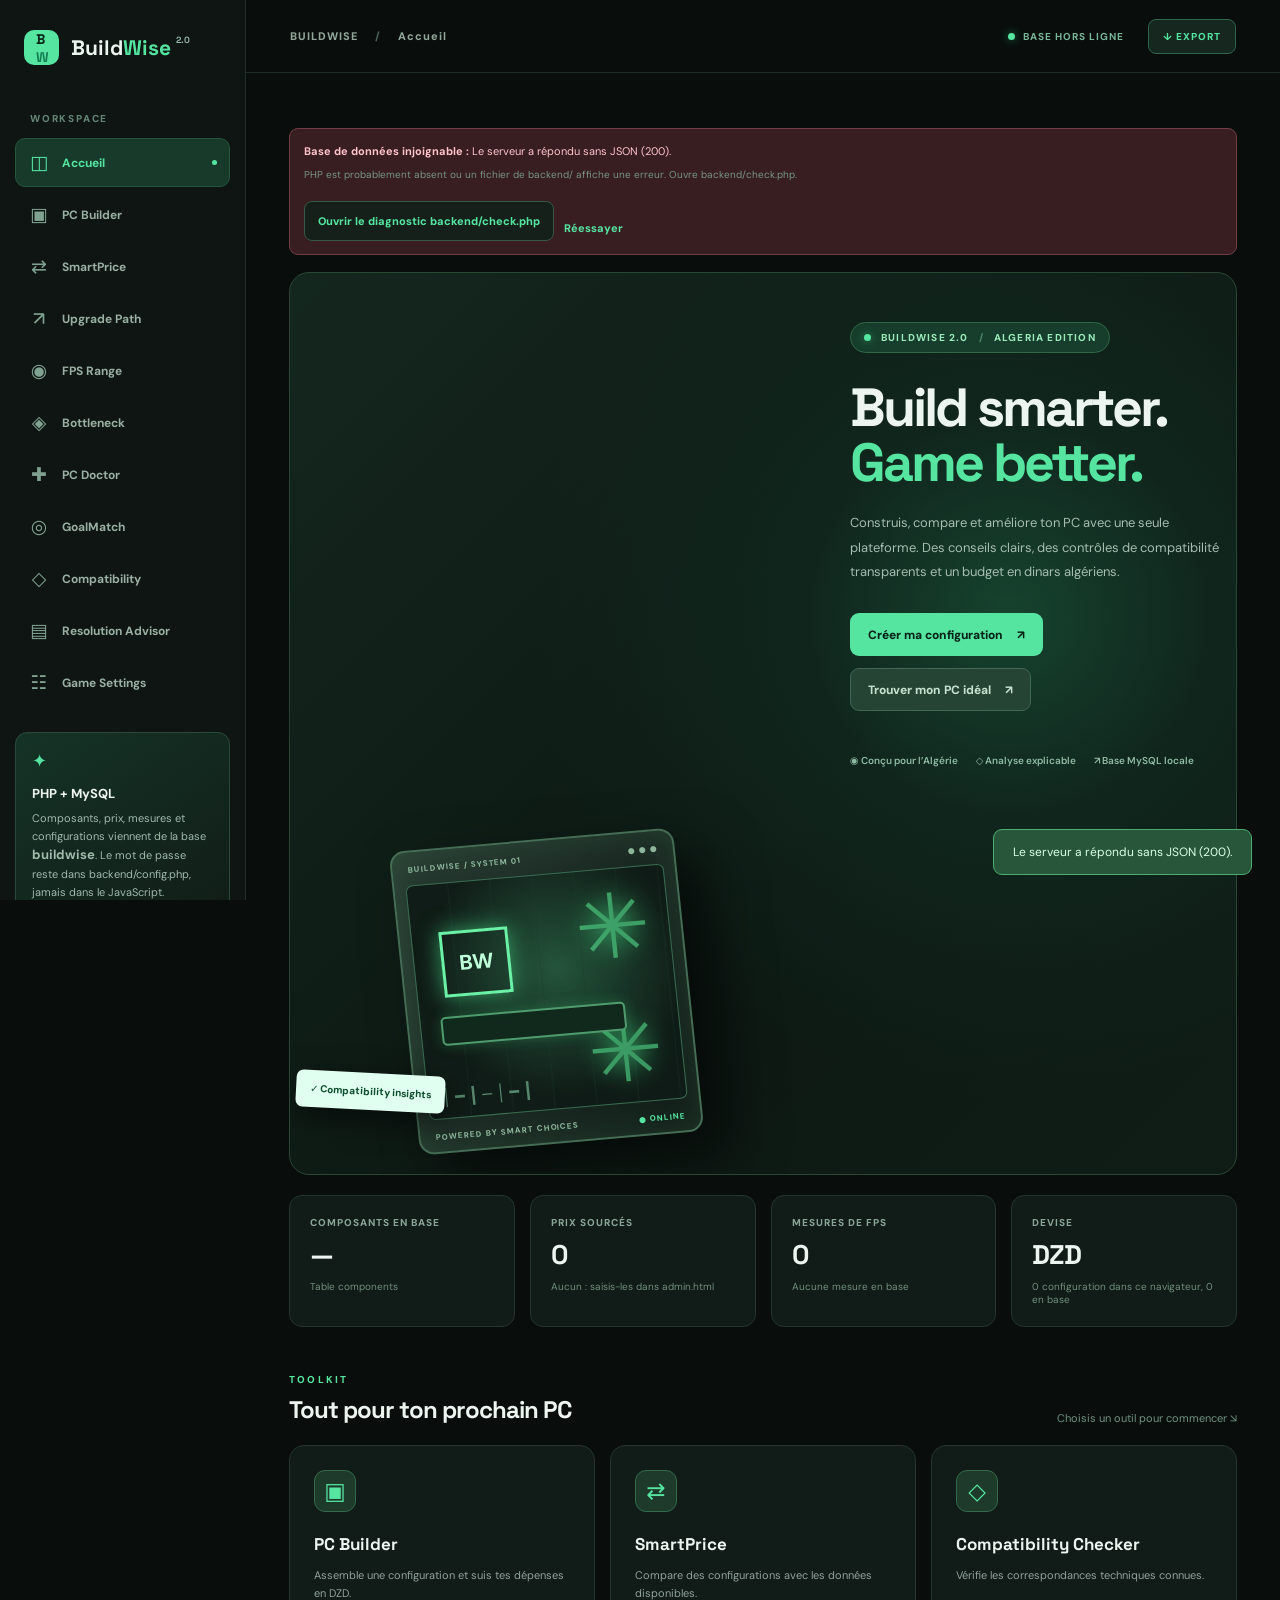
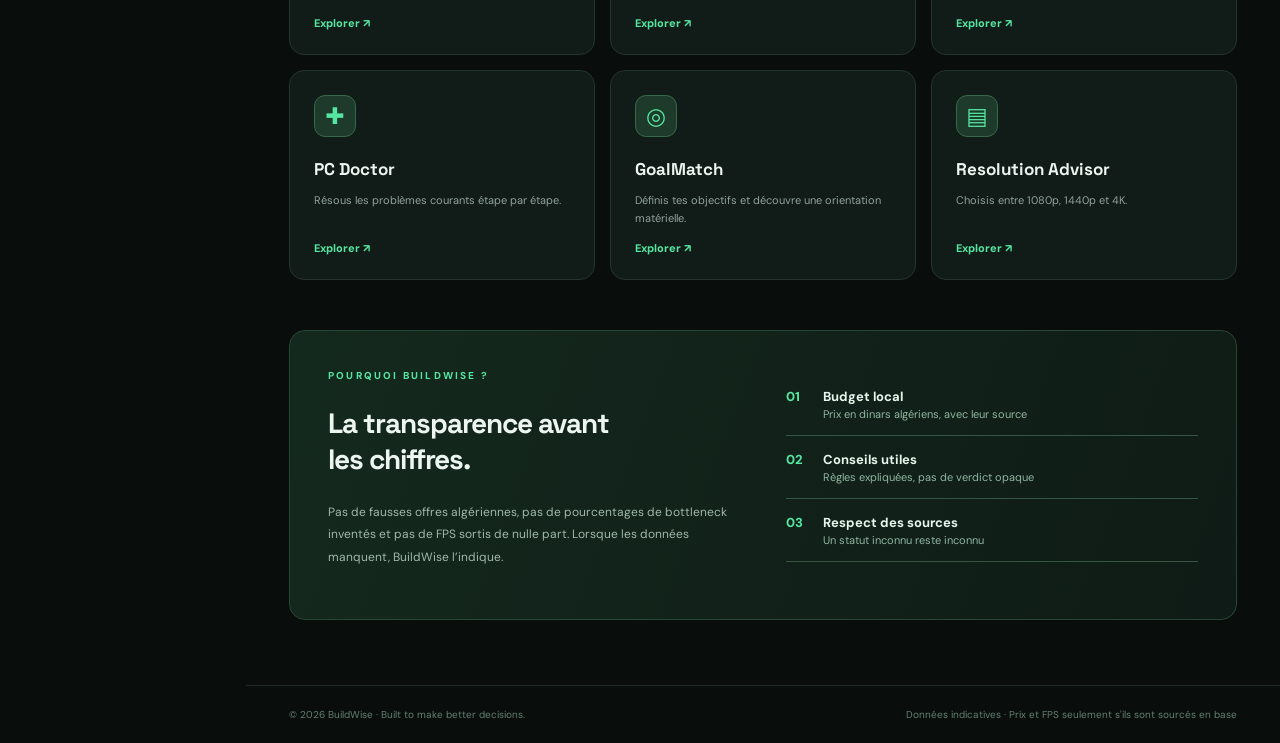
<file: index.html>
<!doctype html>
<html lang="fr">
<head>
  <meta charset="UTF-8" />
  <meta name="viewport" content="width=device-width, initial-scale=1.0" />
  <meta name="theme-color" content="#0a100e" />
  <meta name="description" content="BuildWise 2.0 — assistant de configuration PC adapté au marché algérien, avec base de données MySQL." />
  <title>BuildWise 2.0 — Build smarter. Game better.</title>

  <!-- Le design est inchangé : la feuille de styles reprend le CSS d'origine. -->
  <link rel="stylesheet" href="assets/css/styles.css" />
</head>
<body>
  <!-- Le site est entièrement construit par le JavaScript, comme dans la
       version d'origine : un seul conteneur, rempli par render(). -->
  <div id="app"></div>

  <!-- L'ordre est important : api.js puis catalog.js puis views.js puis app.js. -->
  <script src="assets/js/api.js"></script>
  <script src="assets/js/catalog.js"></script>
  <script src="assets/js/views.js"></script>
  <script src="assets/js/app.js"></script>
</body>
</html>
</file>
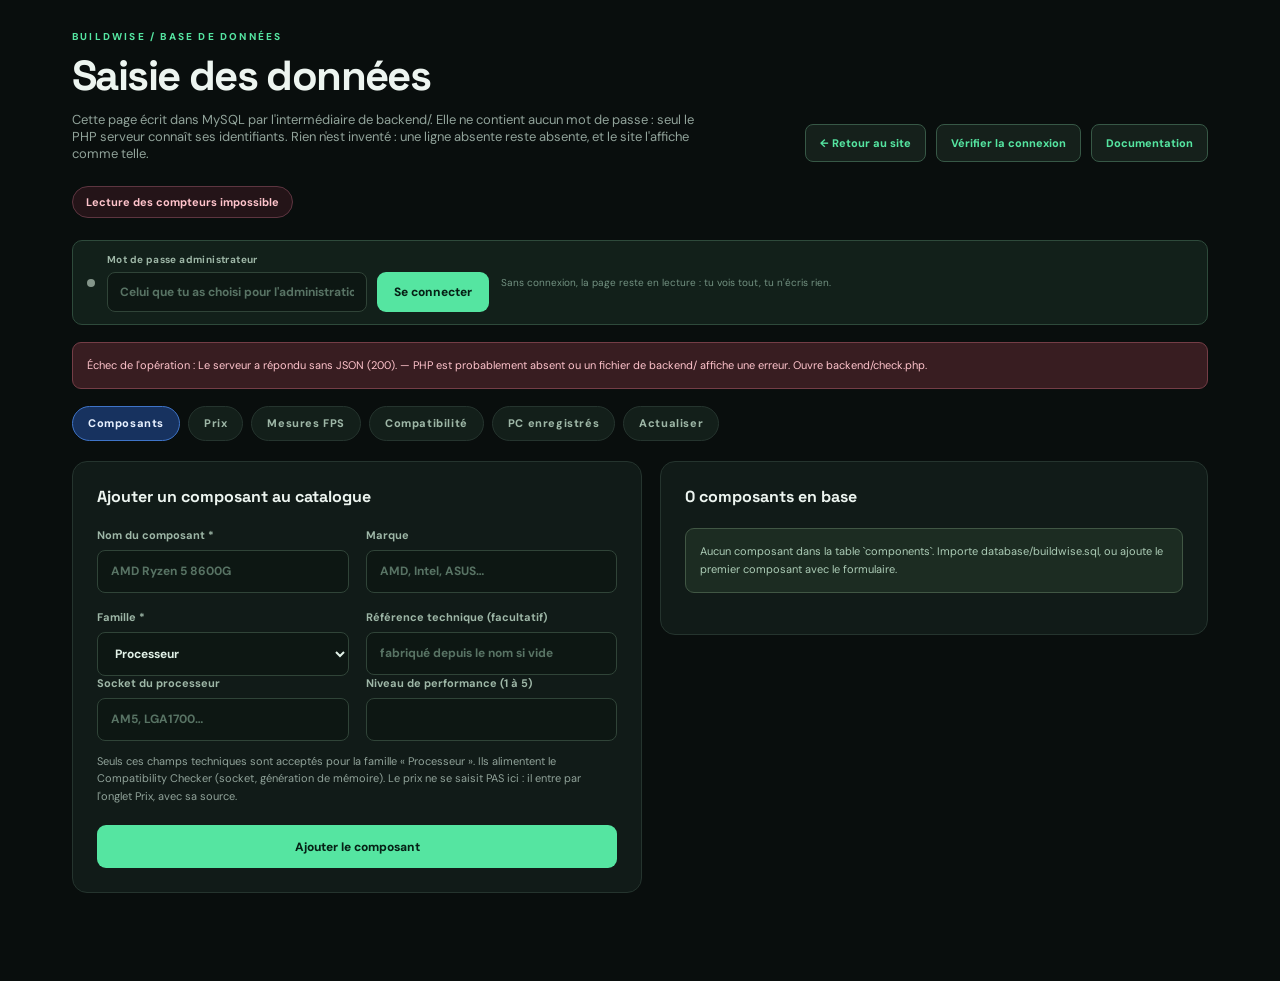
<file: admin.html>
<!doctype html>
<html lang="fr">
<head>
  <meta charset="UTF-8" />
  <meta name="viewport" content="width=device-width, initial-scale=1.0" />
  <meta name="theme-color" content="#0a100e" />
  <meta name="description" content="BuildWise — saisie des prix, des mesures de FPS et des constats de compatibilité dans la base MySQL." />
  <title>BuildWise — Gestion des données (admin)</title>

  <!-- styles.css = le design d'origine, inchangé. admin.css = la mise en page
       de cette page seulement. index.html ne charge pas admin.css. -->
  <link rel="stylesheet" href="assets/css/styles.css" />
  <link rel="stylesheet" href="assets/css/admin.css" />
</head>
<body>
  <!-- Tout est construit par admin.js, comme dans le site principal. -->
  <div id="admin"></div>
  <div id="toast" class="toast" role="status" aria-live="polite"></div>

  <!-- api.js et catalog.js sont les mêmes fichiers que le site : la page
       d'administration parle à PHP exactement de la même façon. -->
  <script src="assets/js/api.js"></script>
  <script src="assets/js/catalog.js"></script>
  <script src="assets/js/admin.js"></script>
</body>
</html>
</file>
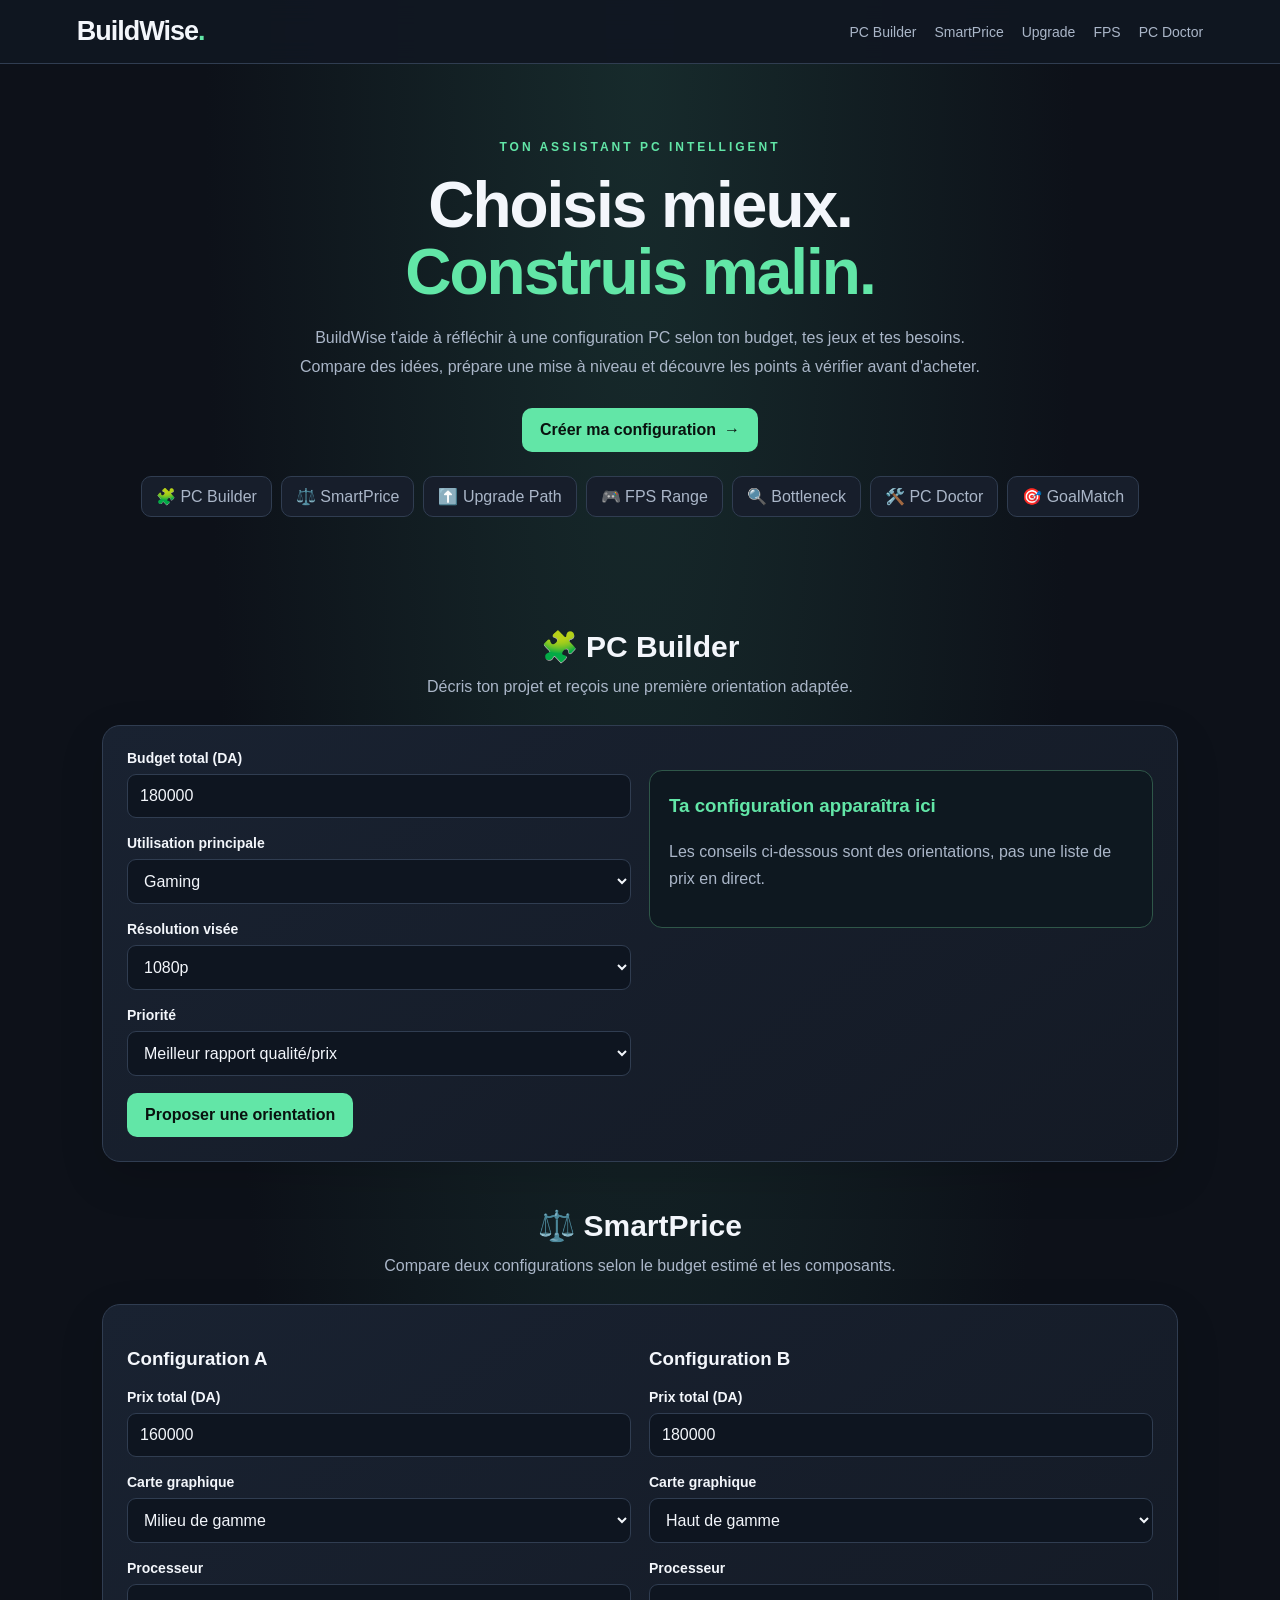
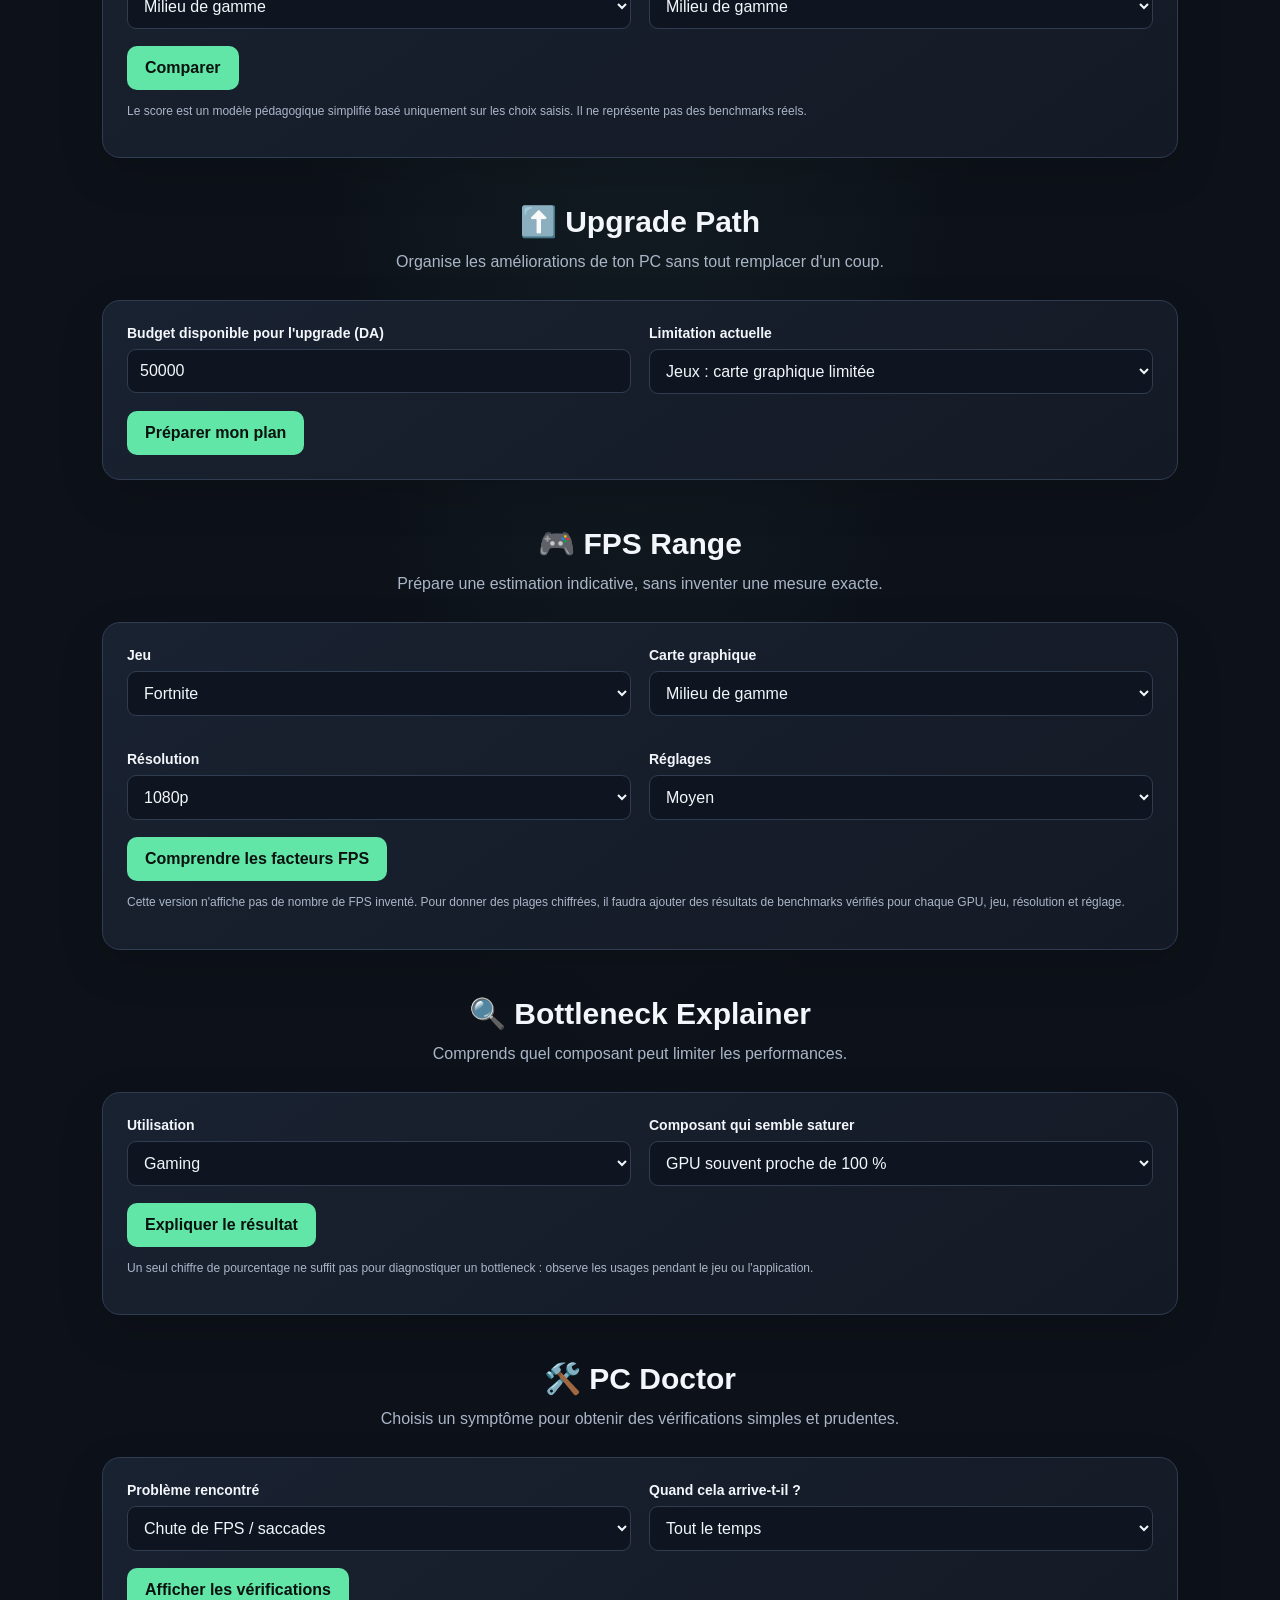
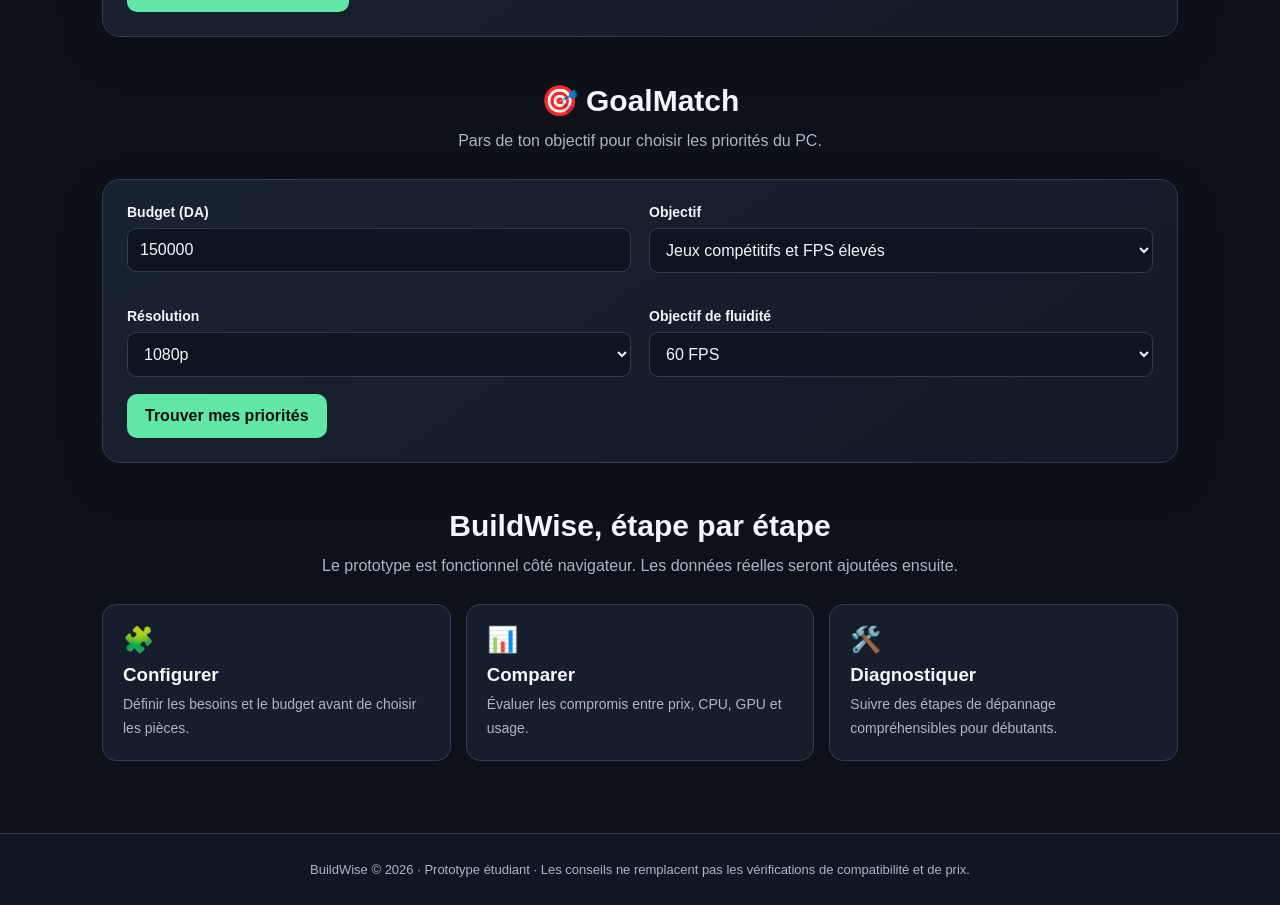
<file: ancienne-version/index-prototype.html>
<!DOCTYPE html>
<html lang="fr">
<head>
<meta charset="UTF-8">
<meta name="viewport" content="width=device-width, initial-scale=1.0">
<title>BuildWise — Ton assistant PC</title>
<style>
:root{--bg:#0d1119;--panel:#171e2b;--panel2:#202a3b;--line:#303d51;--text:#f3f6fb;--muted:#aab6c8;--green:#62e6a7;--green2:#36c98a;--blue:#86a9ff;--danger:#ff9b9b}
*{box-sizing:border-box}html{scroll-behavior:smooth;scroll-padding-top:95px}body{margin:0;background:radial-gradient(ellipse at top,#172b2c 0,#0d1119 48%);font-family:Inter,Segoe UI,Arial,sans-serif;color:var(--text)}a{color:inherit;text-decoration:none}button,input,select,textarea{font:inherit}button{cursor:pointer}.nav{position:sticky;top:0;z-index:20;display:flex;justify-content:space-between;align-items:center;gap:20px;padding:16px 6%;background:#111722ee;backdrop-filter:blur(12px);border-bottom:1px solid var(--line)}.brand{font-size:27px;font-weight:850;letter-spacing:-1px}.brand span{color:var(--green)}.navlinks{display:flex;gap:18px;flex-wrap:wrap}.navlinks a{color:var(--muted);font-size:14px}.navlinks a:hover{color:var(--green)}.hero{max-width:1100px;margin:auto;padding:76px 24px 54px;text-align:center}.eyebrow{color:var(--green);font-size:12px;letter-spacing:3px;font-weight:800}.hero h1{font-size:clamp(36px,6vw,64px);line-height:1.05;letter-spacing:-2px;margin:18px 0}.hero h1 span{color:var(--green)}.hero p{max-width:700px;margin:0 auto 26px;color:var(--muted);line-height:1.8}.btn{border:0;border-radius:10px;padding:13px 18px;background:var(--green);color:#09120f;font-weight:800;display:inline-flex;align-items:center;justify-content:center;gap:8px}.btn:hover{background:var(--green2)}.btn.secondary{background:#273449;color:var(--text);border:1px solid var(--line)}.btn.small{padding:9px 12px;font-size:13px}.wrap{max-width:1120px;margin:auto;padding:0 22px 60px}.section{padding:34px 0 12px}.sectionhead{text-align:center;margin-bottom:25px}.sectionhead h2{font-size:30px;margin:0 0 9px}.sectionhead p{color:var(--muted);margin:0;line-height:1.7}.tabs{display:flex;gap:9px;flex-wrap:wrap;justify-content:center;margin:24px 0}.tab{background:var(--panel);color:var(--muted);border:1px solid var(--line);padding:10px 14px;border-radius:10px}.tab.active{background:#18362e;border-color:var(--green);color:var(--green)}.panel{background:linear-gradient(145deg,#192231,#141a25);border:1px solid var(--line);border-radius:18px;padding:24px;box-shadow:0 16px 45px #0002}.grid{display:grid;grid-template-columns:repeat(2,minmax(0,1fr));gap:18px}.grid3{display:grid;grid-template-columns:repeat(3,minmax(0,1fr));gap:15px}.field{margin:0 0 17px}.field label{display:block;margin-bottom:8px;font-size:14px;font-weight:750}.field input,.field select,.field textarea{width:100%;background:#0e1520;border:1px solid var(--line);border-radius:9px;padding:12px;color:var(--text);outline:none}.field input:focus,.field select:focus,.field textarea:focus{border-color:var(--green)}.help{font-size:12px;color:var(--muted);line-height:1.5;margin-top:6px}.result{margin-top:20px;padding:19px;border-radius:13px;background:#0e1820;border:1px solid #2f5749;line-height:1.7}.result h3{margin:0 0 10px;color:var(--green)}.result ul{padding-left:20px}.muted{color:var(--muted)}.tag{display:inline-block;padding:5px 9px;border-radius:99px;background:#243246;color:#d7e1f0;font-size:12px;margin:3px}.price{font-size:25px;font-weight:850;color:var(--green)}.feature{padding:20px;background:var(--panel);border:1px solid var(--line);border-radius:14px}.feature .icon{font-size:25px}.feature h3{margin:10px 0 7px}.feature p{color:var(--muted);line-height:1.65;font-size:14px;margin:0}.component{display:flex;justify-content:space-between;gap:12px;padding:12px 0;border-bottom:1px solid var(--line)}.component:last-child{border:0}.component b{font-size:14px}.component span{color:var(--muted);text-align:right;font-size:13px}.note{font-size:12px;color:var(--muted);line-height:1.6}.two-actions{display:flex;gap:10px;flex-wrap:wrap;margin-top:10px}.hidden{display:none!important}.status{color:var(--green);font-weight:700}footer{text-align:center;padding:28px 20px;border-top:1px solid var(--line);background:#111722;color:var(--muted);font-size:13px}
@media(max-width:760px){.nav{align-items:flex-start;flex-direction:column}.navlinks{gap:12px}.grid,.grid3{grid-template-columns:1fr}.hero{padding-top:54px}.panel{padding:18px}.sectionhead h2{font-size:25px}}
</style>
</head>
<body>
<header class="nav">
  <a class="brand" href="#home">BuildWise<span>.</span></a>
  <nav class="navlinks">
    <a href="#builder">PC Builder</a><a href="#compare">SmartPrice</a><a href="#upgrade">Upgrade</a><a href="#fps">FPS</a><a href="#doctor">PC Doctor</a>
  </nav>
</header>
<main>
<section class="hero" id="home">
  <div class="eyebrow">TON ASSISTANT PC INTELLIGENT</div>
  <h1>Choisis mieux.<br><span>Construis malin.</span></h1>
  <p>BuildWise t'aide à réfléchir à une configuration PC selon ton budget, tes jeux et tes besoins. Compare des idées, prépare une mise à niveau et découvre les points à vérifier avant d'acheter.</p>
  <a class="btn" href="#builder">Créer ma configuration <span>→</span></a>
  <div class="tabs" aria-label="Fonctionnalités">
    <a class="tab" href="#builder">🧩 PC Builder</a><a class="tab" href="#compare">⚖️ SmartPrice</a><a class="tab" href="#upgrade">⬆️ Upgrade Path</a><a class="tab" href="#fps">🎮 FPS Range</a><a class="tab" href="#bottleneck">🔍 Bottleneck</a><a class="tab" href="#doctor">🛠️ PC Doctor</a><a class="tab" href="#goal">🎯 GoalMatch</a>
  </div>
</section>

<div class="wrap">
<section class="section" id="builder">
 <div class="sectionhead"><h2>🧩 PC Builder</h2><p>Décris ton projet et reçois une première orientation adaptée.</p></div>
 <div class="panel">
  <div class="grid">
   <div>
    <div class="field"><label for="budget">Budget total (DA)</label><input id="budget" type="number" min="1" value="180000"></div>
    <div class="field"><label for="usage">Utilisation principale</label><select id="usage"><option value="gaming">Gaming</option><option value="study">Études / bureautique</option><option value="creation">Montage vidéo / 3D</option><option value="mixed">Gaming + création</option></select></div>
    <div class="field"><label for="resolution">Résolution visée</label><select id="resolution"><option>1080p</option><option>1440p</option><option>4K</option></select></div>
    <div class="field"><label for="priority">Priorité</label><select id="priority"><option value="value">Meilleur rapport qualité/prix</option><option value="fps">FPS élevés</option><option value="quiet">Silence et températures</option><option value="upgrade">Évolutivité</option></select></div>
    <button class="btn" onclick="buildPC()">Proposer une orientation</button>
   </div>
   <div>
    <div class="result" id="builderResult"><h3>Ta configuration apparaîtra ici</h3><p class="muted">Les conseils ci-dessous sont des orientations, pas une liste de prix en direct.</p></div>
   </div>
  </div>
 </div>
</section>

<section class="section" id="compare">
 <div class="sectionhead"><h2>⚖️ SmartPrice</h2><p>Compare deux configurations selon le budget estimé et les composants.</p></div>
 <div class="panel">
  <div class="grid">
   <div><h3>Configuration A</h3><div class="field"><label>Prix total (DA)</label><input id="priceA" type="number" value="160000"></div><div class="field"><label>Carte graphique</label><select id="gpuA"><option value="1">Entrée de gamme</option><option value="2" selected>Milieu de gamme</option><option value="3">Haut de gamme</option></select></div><div class="field"><label>Processeur</label><select id="cpuA"><option value="1">Entrée de gamme</option><option value="2" selected>Milieu de gamme</option><option value="3">Haut de gamme</option></select></div></div>
   <div><h3>Configuration B</h3><div class="field"><label>Prix total (DA)</label><input id="priceB" type="number" value="180000"></div><div class="field"><label>Carte graphique</label><select id="gpuB"><option value="1">Entrée de gamme</option><option value="2">Milieu de gamme</option><option value="3" selected>Haut de gamme</option></select></div><div class="field"><label>Processeur</label><select id="cpuB"><option value="1">Entrée de gamme</option><option value="2" selected>Milieu de gamme</option><option value="3">Haut de gamme</option></select></div></div>
  </div>
  <button class="btn" onclick="comparePC()">Comparer</button><div class="result hidden" id="compareResult"></div>
  <p class="note">Le score est un modèle pédagogique simplifié basé uniquement sur les choix saisis. Il ne représente pas des benchmarks réels.</p>
 </div>
</section>

<section class="section" id="upgrade">
 <div class="sectionhead"><h2>⬆️ Upgrade Path</h2><p>Organise les améliorations de ton PC sans tout remplacer d'un coup.</p></div>
 <div class="panel">
  <div class="grid">
   <div class="field"><label>Budget disponible pour l'upgrade (DA)</label><input id="upgradeBudget" type="number" value="50000"></div>
   <div class="field"><label>Limitation actuelle</label><select id="limitation"><option value="gpu">Jeux : carte graphique limitée</option><option value="ram">Manque de RAM / applications lentes</option><option value="storage">Stockage trop petit ou lent</option><option value="cpu">Processeur souvent à 100 %</option><option value="unknown">Je ne sais pas encore</option></select></div>
  </div>
  <button class="btn" onclick="upgradePlan()">Préparer mon plan</button><div class="result hidden" id="upgradeResult"></div>
 </div>
</section>

<section class="section" id="fps">
 <div class="sectionhead"><h2>🎮 FPS Range</h2><p>Prépare une estimation indicative, sans inventer une mesure exacte.</p></div>
 <div class="panel">
  <div class="grid">
   <div class="field"><label>Jeu</label><select id="game"><option>Fortnite</option><option>Counter-Strike 2</option><option>Rocket League</option><option>Cyberpunk 2077</option><option>Minecraft</option></select></div>
   <div class="field"><label>Carte graphique</label><select id="fpsGpu"><option value="entry">Entrée de gamme</option><option value="mid" selected>Milieu de gamme</option><option value="high">Haut de gamme</option></select></div>
   <div class="field"><label>Résolution</label><select id="fpsRes"><option>1080p</option><option>1440p</option><option>4K</option></select></div>
   <div class="field"><label>Réglages</label><select id="settings"><option value="low">Compétitif / faible</option><option value="medium" selected>Moyen</option><option value="high">Élevé / ultra</option></select></div>
  </div>
  <button class="btn" onclick="estimateFPS()">Comprendre les facteurs FPS</button><div class="result hidden" id="fpsResult"></div>
  <p class="note">Cette version n'affiche pas de nombre de FPS inventé. Pour donner des plages chiffrées, il faudra ajouter des résultats de benchmarks vérifiés pour chaque GPU, jeu, résolution et réglage.</p>
 </div>
</section>

<section class="section" id="bottleneck">
 <div class="sectionhead"><h2>🔍 Bottleneck Explainer</h2><p>Comprends quel composant peut limiter les performances.</p></div>
 <div class="panel">
  <div class="grid">
   <div class="field"><label>Utilisation</label><select id="bnUse"><option value="gaming">Gaming</option><option value="render">Rendu / création</option><option value="multi">Multitâche</option></select></div>
   <div class="field"><label>Composant qui semble saturer</label><select id="bnPart"><option value="gpu">GPU souvent proche de 100 %</option><option value="cpu">CPU souvent proche de 100 %</option><option value="ram">RAM presque pleine</option><option value="disk">Disque très sollicité</option><option value="none">Je ne sais pas</option></select></div>
  </div>
  <button class="btn" onclick="explainBottleneck()">Expliquer le résultat</button><div class="result hidden" id="bnResult"></div>
  <p class="note">Un seul chiffre de pourcentage ne suffit pas pour diagnostiquer un bottleneck : observe les usages pendant le jeu ou l'application.</p>
 </div>
</section>

<section class="section" id="doctor">
 <div class="sectionhead"><h2>🛠️ PC Doctor</h2><p>Choisis un symptôme pour obtenir des vérifications simples et prudentes.</p></div>
 <div class="panel">
  <div class="grid">
   <div class="field"><label>Problème rencontré</label><select id="symptom"><option value="fps">Chute de FPS / saccades</option><option value="heat">Températures élevées</option><option value="slow">PC lent au démarrage</option><option value="noise">Ventilateurs bruyants</option><option value="crash">Crashs / écran bleu</option><option value="wifi">Problème de connexion Wi-Fi</option></select></div>
   <div class="field"><label>Quand cela arrive-t-il ?</label><select id="when"><option>Tout le temps</option><option>Seulement en jeu</option><option>Après quelques minutes</option><option>Après une mise à jour</option></select></div>
  </div>
  <button class="btn" onclick="diagnose()">Afficher les vérifications</button><div class="result hidden" id="doctorResult"></div>
 </div>
</section>

<section class="section" id="goal">
 <div class="sectionhead"><h2>🎯 GoalMatch</h2><p>Pars de ton objectif pour choisir les priorités du PC.</p></div>
 <div class="panel">
  <div class="grid">
   <div class="field"><label>Budget (DA)</label><input id="goalBudget" type="number" value="150000"></div>
   <div class="field"><label>Objectif</label><select id="goalUse"><option value="esport">Jeux compétitifs et FPS élevés</option><option value="aaa">Jeux récents en belle qualité</option><option value="creator">Montage vidéo / 3D</option><option value="school">Études, programmation, bureautique</option></select></div>
   <div class="field"><label>Résolution</label><select id="goalRes"><option>1080p</option><option>1440p</option><option>4K</option></select></div>
   <div class="field"><label>Objectif de fluidité</label><select id="goalFps"><option>60 FPS</option><option>120 FPS</option><option>144+ FPS</option></select></div>
  </div>
  <button class="btn" onclick="goalMatch()">Trouver mes priorités</button><div class="result hidden" id="goalResult"></div>
 </div>
</section>

<section class="section">
 <div class="sectionhead"><h2>BuildWise, étape par étape</h2><p>Le prototype est fonctionnel côté navigateur. Les données réelles seront ajoutées ensuite.</p></div>
 <div class="grid3">
  <article class="feature"><div class="icon">🧩</div><h3>Configurer</h3><p>Définir les besoins et le budget avant de choisir les pièces.</p></article>
  <article class="feature"><div class="icon">📊</div><h3>Comparer</h3><p>Évaluer les compromis entre prix, CPU, GPU et usage.</p></article>
  <article class="feature"><div class="icon">🛠️</div><h3>Diagnostiquer</h3><p>Suivre des étapes de dépannage compréhensibles pour débutants.</p></article>
 </div>
</section>
</div>
</main>
<footer>BuildWise © 2026 · Prototype étudiant · Les conseils ne remplacent pas les vérifications de compatibilité et de prix.</footer>

<script>
function showResult(id,html){const el=document.getElementById(id);el.innerHTML=html;el.classList.remove('hidden');}
function formatDA(n){return Number(n).toLocaleString('fr-FR')+' DA';}
function buildPC(){
 const budget=Number(document.getElementById('budget').value), usage=document.getElementById('usage').value, res=document.getElementById('resolution').value, priority=document.getElementById('priority').value;
 if(!Number.isFinite(budget)||budget<=0){showResult('builderResult','<h3>Budget invalide</h3><p>Entre un budget supérieur à zéro.</p>');return;}
 let cpu='Processeur polyvalent récent',gpu='Carte graphique adaptée à la résolution',ram='16 Go minimum, 32 Go utiles pour la création',storage='SSD NVMe 1 To si le budget le permet';
 if(usage==='study'){gpu='Graphismes intégrés ou carte graphique simple selon les logiciels';ram='16 Go de RAM';}
 if(usage==='creation'){cpu='Processeur avec plusieurs cœurs performants';gpu='Carte graphique adaptée aux logiciels utilisés';ram='32 Go de RAM recommandés si le budget le permet';storage='SSD NVMe 1 To ou plus';}
 if(res==='1440p'){gpu='Carte graphique plus performante, adaptée au 1440p';}
 if(res==='4K'){gpu='Carte graphique haut de gamme : vérifie des benchmarks 4K avant achat';}
 let pr=priority==='fps'?'Priorité : carte graphique et processeur équilibrés, écran à fréquence élevée.':priority==='quiet'?'Priorité : boîtier bien ventilé, refroidissement de qualité et composants à consommation raisonnable.':priority==='upgrade'?'Priorité : carte mère évolutive, alimentation de qualité et marge pour de futurs composants.':'Priorité : répartir le budget entre GPU, CPU, RAM, SSD, alimentation et boîtier.';
 showResult('builderResult',`<h3>Orientation de ta configuration</h3><div class="price">${formatDA(budget)}</div><p><span class="tag">${usage==='gaming'?'Gaming':usage==='study'?'Études':usage==='creation'?'Création':'Mixte'}</span><span class="tag">${res}</span></p><div class="component"><b>Processeur</b><span>${cpu}</span></div><div class="component"><b>Carte graphique</b><span>${gpu}</span></div><div class="component"><b>Mémoire RAM</b><span>${ram}</span></div><div class="component"><b>Stockage</b><span>${storage}</span></div><p>${pr}</p><p class="note">Ce sont des priorités, pas une liste de pièces ni un devis. Avant l'achat, il faudra vérifier les prix algériens, le socket CPU, le type de RAM, l'alimentation et les dimensions du boîtier.</p>`);
}
function comparePC(){
 const pa=Number(document.getElementById('priceA').value),pb=Number(document.getElementById('priceB').value),ga=Number(document.getElementById('gpuA').value),gb=Number(document.getElementById('gpuB').value),ca=Number(document.getElementById('cpuA').value),cb=Number(document.getElementById('cpuB').value);
 if(pa<=0||pb<=0){showResult('compareResult','<h3>Prix invalide</h3><p>Entre deux prix supérieurs à zéro.</p>');return;}
 const sa=(ga*0.7+ca*0.3)/pa,sb=(gb*0.7+cb*0.3)/pb,w=sa>sb?'A':sb>sa?'B':'A et B sont équivalentes selon ce modèle';
 showResult('compareResult',`<h3>Comparaison indicative</h3><p>Configuration A : <b>${formatDA(pa)}</b> · score simplifié ${(sa*100000).toFixed(2)}</p><p>Configuration B : <b>${formatDA(pb)}</b> · score simplifié ${(sb*100000).toFixed(2)}</p><p><b>Selon ce modèle simplifié :</b> ${w==='A et B sont équivalentes selon ce modèle'?w:'la configuration '+w+' a le meilleur score prix/composants.'}</p><p class="note">Le classement change selon les jeux et logiciels. Remplace les catégories par des modèles exacts et des benchmarks vérifiés avant d'en tirer une conclusion.</p>`);
}
function upgradePlan(){
 const b=Number(document.getElementById('upgradeBudget').value),l=document.getElementById('limitation').value;if(b<=0){showResult('upgradeResult','<h3>Budget invalide</h3><p>Entre un budget positif.</p>');return;}
 const data={gpu:['1. Vérifie l’usage GPU en jeu et la résolution.','Compare les cartes graphiques qui rentrent dans ton budget.','Vérifie la puissance et les connecteurs de l’alimentation.'],ram:['Vérifie la consommation RAM dans le Gestionnaire des tâches.','Vérifie les barrettes installées, les slots disponibles et la compatibilité.','Compare un kit compatible plutôt que d’acheter au hasard.'],storage:['Vérifie l’espace libre et le type de disque.','Priorise un SSD si le PC utilise encore un HDD comme disque système.','Vérifie le format et l’interface compatibles.'],cpu:['Vérifie si le CPU reste saturé pendant les tâches concernées.','Consulte la liste de compatibilité CPU de la carte mère et le BIOS.','Compare le gain attendu avant d’acheter.'],unknown:['Observe les usages CPU, GPU, RAM et disque pendant le problème.','Vérifie les températures et les tâches en arrière-plan.','N’achète rien avant d’avoir identifié la limitation.']};
 showResult('upgradeResult',`<h3>Plan d'upgrade avec ${formatDA(b)}</h3><ul>${data[l].map(x=>'<li>'+x+'</li>').join('')}</ul><p class="note">Garde une réserve pour les frais imprévus. Ces étapes n'incluent pas de prix de pièces en direct.</p>`);
}
function estimateFPS(){
 const game=document.getElementById('game').value,gpu=document.getElementById('fpsGpu').value,res=document.getElementById('fpsRes').value,set=document.getElementById('settings').value;
 const tips=[];
 if(res==='1440p')tips.push('Le 1440p demande davantage de puissance GPU que le 1080p.');
 if(res==='4K')tips.push('Le 4K augmente fortement la charge graphique.');
 if(set==='high')tips.push('Les réglages élevés peuvent réduire les FPS, surtout avec ray tracing.');
 if(set==='low')tips.push('Les réglages compétitifs peuvent augmenter les FPS, mais le CPU peut devenir la limite.');
 if(gpu==='entry')tips.push('Avec un GPU d’entrée de gamme, envisage des réglages faibles ou moyens selon le jeu.');
 if(gpu==='high')tips.push('Un GPU haut de gamme aide, mais le processeur et les paramètres comptent aussi.');
 tips.push('Pour chiffrer les FPS, il faut un benchmark du modèle exact de GPU, du CPU, du jeu, de la résolution et des réglages.');
 showResult('fpsResult',`<h3>Facteurs pour ${game}</h3><p>Profil sélectionné : ${gpu==='entry'?'GPU entrée de gamme':gpu==='mid'?'GPU milieu de gamme':'GPU haut de gamme'} · ${res} · ${set==='low'?'faible/compétitif':set==='medium'?'moyen':'élevé/ultra'}.</p><ul>${tips.map(t=>'<li>'+t+'</li>').join('')}</ul><p class="note">BuildWise n'affiche volontairement pas de nombre de FPS non vérifié.</p>`);
}
function explainBottleneck(){
 const u=document.getElementById('bnUse').value,p=document.getElementById('bnPart').value;
 const d={gpu:'Si le GPU est souvent proche de 95–100 % pendant le jeu, la limite peut être graphique. Baisser la résolution ou les effets permet de tester cette hypothèse.',cpu:'Si un ou plusieurs cœurs CPU sont saturés alors que le GPU n’est pas pleinement utilisé, le processeur ou le moteur du jeu peut limiter les FPS.',ram:'Une RAM presque pleine peut provoquer des ralentissements lorsque le système utilise le fichier d’échange. Vérifie les applications ouvertes et la capacité installée.',disk:'Une activité disque élevée peut accompagner les chargements ou les saccades. Vérifie l’espace libre, l’état du disque et les applications qui y accèdent.',none:'Mesure CPU, GPU, RAM et disque pendant le problème avec le Gestionnaire des tâches ou un outil de monitoring fiable.'};
 showResult('bnResult',`<h3>Interprétation</h3><p>${d[p]}</p><p>${u==='gaming'?'En jeu, compare aussi les FPS et les frametimes.':u==='render'?'En rendu, le composant limitant dépend du logiciel et du moteur de rendu.':'En multitâche, surveille surtout la RAM, le CPU et l’activité disque.'}</p><p class="note">Un bottleneck dépend de la tâche et des réglages. Il n’existe pas de pourcentage universel fiable pour chaque duo CPU/GPU.</p>`);
}
function diagnose(){
 const s=document.getElementById('symptom').value,w=document.getElementById('when').value;
 const d={fps:['Vérifie les températures CPU/GPU et leur utilisation pendant le jeu.','Mets à jour les pilotes depuis les sites officiels.','Teste un réglage graphique plus bas et ferme les applications inutiles.'],heat:['Vérifie que les entrées/sorties d’air ne sont pas bloquées.','Observe les températures au repos et en charge avec un outil fiable.','Nettoyage interne : éteins et débranche le PC ; si tu n’es pas sûr, demande de l’aide.'],slow:['Désactive seulement les applications de démarrage inutiles.','Vérifie l’espace libre du disque et les mises à jour.','Analyse les processus gourmands dans le Gestionnaire des tâches.'],noise:['Identifie si le bruit vient d’un ventilateur ou d’un disque.','Vérifie la poussière et les câbles proches des ventilateurs, PC éteint et débranché.','Un bruit de grincement ou de cliquetis persistant mérite une inspection.'],crash:['Note le code d’erreur et le moment où le crash arrive.','Installe les mises à jour système et pilotes depuis les sources officielles.','Si le problème a commencé après un changement matériel, vérifie les branchements et la stabilité.'],wifi:['Redémarre le routeur et le PC.','Vérifie le mode avion, le pilote Wi-Fi et teste un autre réseau.','Compare le Wi-Fi et Ethernet pour isoler la source du problème.']};
 showResult('doctorResult',`<h3>Checklist de dépannage</h3><p><span class="tag">Symptôme choisi</span><span class="tag">${w}</span></p><ol>${d[s].map(x=>'<li>'+x+'</li>').join('')}</ol><p class="note">Ne démonte pas un appareil branché. Évite de modifier les tensions ou le BIOS sans comprendre les conséquences.</p>`);
}
function goalMatch(){
 const b=Number(document.getElementById('goalBudget').value),u=document.getElementById('goalUse').value,r=document.getElementById('goalRes').value,f=document.getElementById('goalFps').value;
 if(b<=0){showResult('goalResult','<h3>Budget invalide</h3><p>Entre un budget positif.</p>');return;}
 let priorities=u==='esport'?['Privilégie un processeur solide pour les FPS élevés.','Une carte graphique adaptée et un écran à fréquence élevée comptent.']:u==='aaa'?['Priorise la carte graphique pour les jeux récents.','Vérifie les benchmarks du jeu et les réglages visés.']:u==='creator'?['Priorise CPU, RAM et GPU selon les logiciels utilisés.','Vérifie les exigences de tes applications de création.']:['Privilégie un PC équilibré, fiable et évolutif.','16 Go de RAM et un SSD sont un point de départ courant.'];
 priorities.push(`Résolution : ${r}. Objectif : ${f}. Plus la résolution et les FPS visés augmentent, plus il faut vérifier des benchmarks concrets.`);
 showResult('goalResult',`<h3>Ton profil GoalMatch</h3><p class="price">${formatDA(b)}</p><ul>${priorities.map(x=>'<li>'+x+'</li>').join('')}</ul><p class="note">C’est une liste de priorités, pas encore une sélection de composants avec prix vérifiés.</p>`);
}
</script>
</body>
</html>
</file>
<file: assets/css/styles.css>
@import url('https://fonts.googleapis.com/css2?family=DM+Sans:wght@400;500;600;700;800&family=Space+Grotesk:wght@400;500;600;700&display=swap');
:root{--bg:#090e0d;--sidebar:#0e1513;--card:#111b18;--card2:#16211e;--stroke:#25342e;--fg:#edf5f0;--muted:#91a39a;--emerald:#55e5a1;--green:#0f9d64;--red:#fa7b85;--radius:16px;font-family:'DM Sans',system-ui,sans-serif;color:var(--fg);background:var(--bg);font-synthesis:none}
*{box-sizing:border-box}body{margin:0;min-height:100vh}button,input,select{font:inherit}button{cursor:pointer}button:focus-visible,input:focus-visible,select:focus-visible{outline:2px solid var(--emerald);outline-offset:2px}button:disabled{opacity:.6;cursor:not-allowed}.shell{display:flex;min-height:100vh}.sidebar{width:246px;flex-shrink:0;background:var(--sidebar);border-right:1px solid #22302a;display:flex;flex-direction:column;padding:26px 15px 19px;position:sticky;top:0;height:100vh;overflow-y:auto;z-index:2}.logo{background:none;border:0;display:flex;align-items:center;gap:12px;color:var(--fg);font-family:'Space Grotesk',sans-serif;text-align:left;font-weight:700;font-size:21px;padding:4px 9px 28px}.logo>span:last-child>span{color:var(--emerald)}.logo small{display:inline-block;margin-left:5px;font-size:9px;color:#98b7a8;vertical-align:top}.logo-mark{height:35px;width:35px;background:var(--emerald);border-radius:10px;display:grid;place-content:center;color:#062417;letter-spacing:-4px;font-size:14px;font-weight:800;padding-right:3px}.logo-mark span{color:#157e52}.nav-head{color:#648576;font-size:10px;font-weight:800;letter-spacing:1.8px;padding:19px 15px 13px}nav{display:flex;flex-direction:column;gap:3px}.nav-item{background:transparent;border:1px solid transparent;color:#9aafa3;display:flex;align-items:center;text-align:left;gap:12px;padding:11px 12px;border-radius:10px;font-size:12px;font-weight:700;min-height:43px}.nav-item:hover{background:#192720;color:#fff}.nav-item.active{background:#183a2b;color:var(--emerald);border-color:#25563e}.nav-icon{width:22px;text-align:center;font-size:19px;font-weight:500;color:#80a291}.nav-item.active .nav-icon{color:var(--emerald)}.active-dot{margin-left:auto;background:var(--emerald);width:5px;height:5px;border-radius:50%}.sidebar-bottom{margin-top:auto;padding-top:25px}.tip{border:1px solid #2b493a;background:linear-gradient(145deg,#153327,#111d17);padding:16px;border-radius:12px}.tip-icon{color:var(--emerald);font-size:18px;display:block;margin-bottom:9px}.tip b{font-size:13px}.tip p{font-size:11px;line-height:1.6;color:#a0baab;margin:7px 0 0}.sidebar-foot{font-size:9px;letter-spacing:.8px;color:#739282;margin:25px 4px 0;display:flex;align-items:center;gap:9px}.pulse{width:7px;height:7px;background:var(--emerald);box-shadow:0 0 9px #37df8b80;border-radius:100%;display:inline-block;flex-shrink:0}.main{flex:1;min-width:0;display:flex;flex-direction:column}.topbar{height:73px;border-bottom:1px solid #1e2b25;padding:0 44px;display:flex;align-items:center;justify-content:space-between;gap:15px}.breadcrumb{color:#92a69a;font-size:11px;font-weight:800;letter-spacing:1px}.breadcrumb span{color:#486458;margin:0 13px}.topbar-right{display:flex;align-items:center;gap:24px}.top-status{font-size:10px;letter-spacing:1px;font-weight:700;color:#79b79a;display:flex;gap:8px;align-items:center}.top-action{background:#15271e;color:var(--emerald);border:1px solid #2e654b;font-size:10px;font-weight:800;letter-spacing:1px;border-radius:8px;padding:10px 14px}.content{width:min(1360px,100%);padding:38px 43px 65px;margin:0 auto;flex:1}footer{border-top:1px solid #1e2b25;padding:22px 43px;color:#638071;font-size:10px;display:flex;justify-content:space-between;gap:15px}.eyebrow{font-size:10px;color:var(--emerald);font-weight:800;letter-spacing:2.2px}.hero{min-height:420px;background:radial-gradient(circle at 76% 38%,#16432e 0,#10261d 22%,transparent 53%),linear-gradient(135deg,#14271f,#0d1813 60%,#101d17);border:1px solid #2a4736;border-radius:20px;display:grid;grid-template-columns:1.18fr 1fr;overflow:hidden;position:relative}.hero-copy{z-index:1;padding:49px 0 42px 48px}.hero-pill{display:inline-flex;align-items:center;gap:10px;background:#173e2c;border:1px solid #2e6646;padding:8px 13px;border-radius:50px;font-size:10px;font-weight:800;letter-spacing:1.2px;color:#9ae9bb}.hero-pill .line{color:#518b6b}.hero h1{font-family:'Space Grotesk',sans-serif;line-height:1.02;font-size:clamp(39px,4.2vw,64px);letter-spacing:-3px;margin:28px 0 20px}.hero h1 em{font-style:normal;color:var(--emerald)}.hero p{max-width:500px;color:#a6bdb0;font-size:13px;line-height:1.9}.hero-actions{display:flex;align-items:center;gap:12px;margin-top:28px;flex-wrap:wrap}.button{border:1px solid transparent;border-radius:9px;padding:12px 17px;font-size:12px;font-weight:800;display:inline-flex;align-items:center;justify-content:center;gap:14px;min-height:43px;transition:transform .15s,border-color .15s,background .15s}.button:hover{transform:translateY(-2px)}.button.primary{background:var(--emerald);color:#062116}.button.subtle{color:#c4e1cf;border-color:#426753;background:#254433}.button.outline{background:#15201b;border-color:#375846;color:#b5d6c3}.button.full{width:100%}.hero-foot{margin-top:43px;display:flex;flex-wrap:wrap;gap:18px;color:#8fbaa3;font-size:10px;font-weight:600}.hero-visual{position:relative;display:flex;align-items:center;justify-content:center;padding:30px}.pc-illustration{width:min(285px,85%);height:305px;border-radius:15px;background:linear-gradient(120deg,#273a31,#111c18);border:2px solid #456c54;box-shadow:25px 25px 55px #0009,inset 0 0 35px #579e6233;transform:rotate(-6deg) skewY(1deg)}.pc-top,.pc-bottom{height:33px;display:flex;align-items:center;justify-content:space-between;padding:0 15px;color:#8eb69b;letter-spacing:1px;font-size:8px;font-weight:800}.pc-window{height:236px;position:relative;margin:0 11px;border:1px solid #386b50;border-radius:7px;overflow:hidden;background:repeating-linear-gradient(90deg,transparent 0 40px,#1c3b2d3b 41px 42px),radial-gradient(circle at 55% 40%,#25553c,#101c17 65%)}.fan{position:absolute;right:15px;width:82px;height:82px;display:grid;place-items:center;font-size:90px;line-height:1;color:#52da8a;opacity:.65;text-shadow:0 0 20px #4bf691}.f1{top:14px}.f2{bottom:14px}.gpu-line{position:absolute;top:133px;left:20px;width:185px;height:29px;border:2px solid #4f9b6e;border-radius:5px;background:#10291c;box-shadow:0 0 14px #3bda7840}.core-block{position:absolute;top:48px;left:27px;width:69px;height:66px;border:3px solid #6af1a5;display:grid;place-items:center;box-shadow:0 0 22px #49e99090;color:#bdffd9;font-weight:800;font-size:21px}.circuit{position:absolute;bottom:10px;left:13px;color:#56866d}.green{color:var(--emerald)}.red{color:var(--red)}.float-tag{position:absolute;bottom:64px;left:6px;font-size:10px;font-weight:800;background:#e1fff0;color:#114f31;border-radius:7px;padding:12px 14px;box-shadow:0 9px 30px #0008;transform:rotate(3deg)}.metrics{display:grid;grid-template-columns:repeat(4,minmax(0,1fr));gap:15px;margin-top:20px}.metric{background:var(--card);border:1px solid var(--stroke);border-radius:13px;min-height:112px;padding:20px;display:flex;flex-direction:column;gap:8px}.metric span{font-size:10px;letter-spacing:1px;font-weight:800;color:#8aa597}.metric strong{font-size:27px;font-family:'Space Grotesk',sans-serif;letter-spacing:-1px}.metric small{font-size:10px;color:#718f7d}.section-header{display:flex;align-items:end;justify-content:space-between;gap:20px;margin:46px 0 20px}.section-header h2{font-family:'Space Grotesk',sans-serif;font-size:24px;margin:8px 0 0;letter-spacing:-1px}.section-header>span{font-size:11px;color:#719281}.feature-grid{display:grid;grid-template-columns:repeat(3,minmax(0,1fr));gap:15px}.feature-card{min-height:208px;text-align:left;background:var(--card);border:1px solid var(--stroke);padding:24px;border-radius:15px;color:var(--fg);transition:background .2s,transform .2s,border-color .2s}.feature-card:hover{background:#193026;border-color:#3e9163;transform:translateY(-3px)}.feature-icon{border:1px solid #336a4b;background:#1d3a2b;color:var(--emerald);width:42px;height:42px;display:grid;place-items:center;border-radius:11px;font-size:23px}.feature-card h3{font-family:'Space Grotesk',sans-serif;font-size:17px;margin:21px 0 8px}.feature-card p{color:var(--muted);font-size:11px;line-height:1.65;min-height:38px}.feature-link{color:var(--emerald);font-weight:800;font-size:11px;display:block;margin-top:12px}.why{display:grid;grid-template-columns:1fr 1fr;gap:45px;background:linear-gradient(110deg,#14291d,#0f1b16);border:1px solid #284635;border-radius:16px;padding:38px;margin-top:50px}.why h2{font-family:'Space Grotesk';font-size:28px;letter-spacing:-1px;max-width:300px}.why p{color:#a0b8a9;font-size:12px;line-height:1.9;max-width:430px}.why-points{display:flex;flex-direction:column;justify-content:center;gap:15px}.why-points>div{border-bottom:1px solid #365543;padding-bottom:14px;display:grid;grid-template-columns:35px 1fr;gap:2px;color:var(--emerald);font-size:13px;font-weight:800}.why-points b{color:#e5f7eb}.why-points span{grid-column:2;color:#90b6a1;font-size:11px;font-weight:400}.page-head{display:flex;align-items:center;justify-content:space-between;gap:22px;margin-bottom:28px}.page-head h1{font-family:'Space Grotesk';font-size:clamp(30px,3.6vw,42px);margin:11px 0 8px;letter-spacing:-1.8px}.page-head p{font-size:12px;color:var(--muted);line-height:1.7;margin:0;max-width:670px}.data-label{flex-shrink:0;font-size:10px;color:#9accac;background:#172a20;border:1px solid #2a513c;padding:10px 13px;border-radius:9px;display:flex;align-items:center;gap:9px}.panel{background:var(--card);border:1px solid var(--stroke);border-radius:15px;padding:24px;margin-bottom:17px}.panel-title{font-family:'Space Grotesk',sans-serif;font-size:16px;font-weight:700;margin-bottom:21px}.two-col{display:grid;grid-template-columns:minmax(0,1.45fr) minmax(280px,1fr);gap:18px;align-items:start}.stack{min-width:0}.stack .panel{margin-bottom:18px}.sticky-stack{position:sticky;top:18px}.form-grid{display:grid;grid-template-columns:repeat(2,minmax(0,1fr));gap:17px}label{font-size:11px;font-weight:700;color:#9eb7a7;display:flex;flex-direction:column;gap:8px}input,select{background:#0d1713;border:1px solid #304438;color:#e1f1e7;padding:12px 13px;border-radius:8px;min-width:0;width:100%;font-size:12px;min-height:43px}select{cursor:pointer}input::placeholder{color:#587364}.part-row{display:grid;grid-template-columns:31px minmax(0,1.65fr) minmax(110px,1fr);gap:12px;align-items:center;border-top:1px solid #273b2f;padding:15px 0}.part-row:first-child{border-top:0;padding-top:0}.part-index{font-size:12px;font-weight:800;color:#5c9c76}.part-select,.part-price{min-width:0}.part-select label,.part-price label{margin-bottom:7px}.hint{font-size:11px;line-height:1.7;color:#779682}.summary-number{font-family:'Space Grotesk';font-size:32px;font-weight:700;letter-spacing:-1.4px;color:var(--emerald)}.budget-track{height:7px;background:#284034;border-radius:50px;overflow:hidden;margin:20px 0}.budget-track span{height:100%;background:var(--emerald);display:block;transition:width .2s}.summary-split{display:flex;justify-content:space-between;gap:12px;border-bottom:1px solid #284032;padding:13px 0;font-size:12px;color:#9db3a6}.summary-split b{font-weight:800;color:var(--fg)}.summary-split .green{color:var(--emerald)}.summary-split .red{color:var(--red)}.alert{font-size:11px;line-height:1.7;border:1px solid #415744;border-radius:9px;padding:13px 14px;margin:17px 0}.alert.muted{background:#1c2c22;color:#acccb6}.alert.bad{background:#381d21;border-color:#743d46;color:#ffc4cc}.button-stack{display:flex;flex-direction:column;gap:9px;margin-top:20px}.checks>div{display:flex;align-items:center;gap:9px;border-bottom:1px solid #283c30;padding:12px 0;font-size:11px;color:#b4c7b9}.checks strong{margin-left:auto;font-size:10px;color:#84ae95}.dot{height:8px;width:8px;border-radius:100%;display:inline-block;background:#84958a}.dot.ok{background:#56eca7}.dot.bad{background:var(--red)}.text-link{background:none;border:0;padding:14px 0 0;color:var(--emerald);font-size:11px;font-weight:800}.body-muted{color:#a6bfb0;font-size:12px;line-height:1.8}.empty{text-align:center;padding:35px}.empty-icon{font-size:50px;color:var(--emerald)}.empty h3{font-family:'Space Grotesk'}.empty p{color:var(--muted);font-size:12px;margin-bottom:20px}.compare-table{border:1px solid var(--stroke);border-radius:15px;overflow:hidden;margin-bottom:18px}.compare-heading,.compare-line{display:grid;grid-template-columns:1fr 1.3fr 1.3fr;gap:16px;align-items:center;padding:18px 23px;border-bottom:1px solid var(--stroke);font-size:12px}.compare-heading{background:#193227}.compare-heading span{font-size:10px;letter-spacing:1px;color:#87a998}.compare-heading strong{color:var(--emerald)}.compare-line{color:#b2c8bb}.compare-line>span{color:#8cab9a}.compare-line:nth-child(2n){background:#101b16}.total-line{background:#193227;font-weight:800}.advice-list>div{border-left:2px solid #3f9464;padding:2px 16px;margin:18px 0}.advice-list b{font-size:12px}.advice-list p{color:var(--muted);font-size:12px;line-height:1.7;margin-bottom:0}.advice-cards{display:grid;grid-template-columns:repeat(2,minmax(0,1fr));gap:15px;margin:21px 0}.advice-card{background:var(--card);border:1px solid var(--stroke);border-radius:14px;padding:23px;min-height:163px}.advice-card>span{color:var(--emerald);font-family:'Space Grotesk';font-size:14px}.advice-card h3{font-family:'Space Grotesk';font-size:18px}.advice-card p{font-size:12px;color:#bad0c1;line-height:1.7}.advice-card small{color:#779b83;font-size:11px;line-height:1.65}.no-data{text-align:center;background:radial-gradient(circle at 50% 0,#18392a,var(--card) 58%);border:1px dashed #42704e;padding:52px 20px;border-radius:16px}.no-data-badge{display:inline-block;font-family:'Space Grotesk';font-weight:800;font-size:40px;color:var(--emerald);margin:4px 0 12px}.no-data h2{font-family:'Space Grotesk';font-size:25px}.no-data p{color:#a3b9ad;max-width:500px;line-height:1.8;font-size:12px;margin:0 auto 23px}.data-chip{display:inline-block;border:1px solid #345d44;background:#193226;border-radius:5px;padding:9px 11px;margin:4px;color:#93bba1;font-size:10px;font-weight:800}.issue-grid{display:grid;grid-template-columns:repeat(3,minmax(0,1fr));gap:10px}.issue{border-radius:10px;text-align:left;background:#101c16;border:1px solid #304438;color:#becdc2;font-size:12px;font-weight:700;padding:17px 14px;display:flex;align-items:center;gap:10px}.issue.selected{background:#1c3b2a;border-color:#52ad72;color:#e3ffeb}.issue span{color:var(--emerald)}.diagnostic{background:linear-gradient(135deg,#193125,#121e18);border:1px solid #346047;border-radius:16px;padding:30px}.diag-top{display:flex;justify-content:space-between;color:#93b5a0;font-size:10px;letter-spacing:1.3px;font-weight:800}.diagnostic h2{font-family:'Space Grotesk';font-size:26px;margin-top:40px}.diagnostic p{font-size:12px;color:#a6bfad;line-height:1.7}.answer-row{display:flex;flex-wrap:wrap;gap:12px;margin-top:27px}.steps{padding-left:27px;color:#b7c9ba;font-size:13px;line-height:1.8}.steps li{padding:9px}.steps li::marker{color:var(--emerald);font-weight:800}.recommendation{background:linear-gradient(135deg,#183729,#111d17);border:1px solid #376f4b;border-radius:16px;padding:34px;margin-top:22px}.recommendation h2{font-family:'Space Grotesk';font-size:29px}.recommendation>p{font-size:13px;color:#b3cdbb;line-height:1.8}.recommend-grid{display:grid;grid-template-columns:repeat(3,minmax(0,1fr));gap:10px;margin:23px 0}.recommend-grid>div{background:#10241a;border:1px solid #2b513a;padding:17px;border-radius:10px;display:flex;flex-direction:column;gap:8px}.recommend-grid span{font-size:10px;color:#8db19c}.recommend-grid b{font-size:14px}.metrics.compact{margin:0 0 20px;grid-template-columns:repeat(3,1fr)}.check-detail{display:flex;align-items:center;gap:15px;padding:19px 0;border-bottom:1px solid #2a3c30}.check-detail:last-child{border:0}.status-icon{width:34px;height:34px;border-radius:100%;display:grid;place-items:center;background:#34443a;color:#c1d1c3;font-weight:800;flex-shrink:0}.status-icon.ok{background:#1d5a3d;color:#74ffb4}.status-icon.bad{background:#53272d;color:#ffc0c9}.check-detail>div{flex:1}.check-detail h3{font-size:13px;margin:0 0 7px}.check-detail p{font-size:11px;line-height:1.6;color:var(--muted);margin:0}.status-name{font-size:10px;white-space:nowrap;color:#9db6a4}.status-name.ok{color:var(--emerald)}.status-name.bad{color:var(--red)}.res-grid{display:grid;grid-template-columns:repeat(3,minmax(0,1fr));gap:16px;margin-bottom:15px}.res-card{background:var(--card);border:1px solid var(--stroke);border-radius:15px;padding:22px}.res-card.selected{border-color:#50c587;background:#173024}.res-screen{height:115px;background:#0a1711;border:7px solid #364a3e;border-radius:9px;display:grid;place-items:center}.res-inner{background:linear-gradient(135deg,#298a5d,#082a1b);height:80%;width:84%;border-radius:2px}.res-card:nth-child(2) .res-inner{width:77%;height:82%}.res-card:nth-child(3) .res-inner{width:91%;height:88%;background:linear-gradient(135deg,#37cf81,#103923)}.res-card h3{font-family:'Space Grotesk';font-size:23px;margin:22px 0 5px}.mono{font-size:11px;color:var(--emerald);letter-spacing:.7px}.res-card p{color:#9dbba6;font-size:11px;line-height:1.7;min-height:65px}.res-card .button{width:100%;font-size:10px}.setting-lines>div{display:flex;justify-content:space-between;gap:20px;padding:18px 0;border-bottom:1px solid #283f31;font-size:12px}.setting-lines span{color:#a4bba9}.setting-lines strong{text-align:right;color:#dcece1;font-weight:700}.toast{position:fixed;right:28px;bottom:25px;padding:14px 19px;background:#27563a;color:#dbffe9;border:1px solid #4cad71;border-radius:9px;font-size:12px;z-index:5;transform:translateY(70px);opacity:0;transition:.25s;pointer-events:none}.toast.show{transform:translateY(0);opacity:1}
@media(max-width:1100px){.sidebar{width:210px}.content{padding:30px 24px}.topbar{padding:0 24px}.hero-copy{padding:38px 0 34px 31px}.hero-foot{gap:10px}.feature-grid{grid-template-columns:repeat(2,1fr)}}
@media(max-width:850px){.shell{display:block}.sidebar{position:relative;width:100%;height:auto;padding:12px 14px;border-right:0;border-bottom:1px solid var(--stroke)}.sidebar .logo{padding:5px 8px 12px;font-size:19px}.sidebar .nav-head,.sidebar-bottom{display:none}nav{flex-direction:row;overflow:auto;scrollbar-width:thin;padding-bottom:4px;gap:6px}.nav-item{white-space:nowrap;min-height:36px;font-size:11px;padding:8px 10px}.nav-icon{font-size:15px;width:auto}.topbar{height:55px}.hero{grid-template-columns:1fr 240px}.hero-copy{padding:32px}.hero h1{font-size:43px}.pc-illustration{height:238px}.pc-window{height:172px}.fan{font-size:60px;height:60px;width:60px}.f2{bottom:2px}.gpu-line{top:107px;width:120px}.core-block{width:50px;height:50px}.float-tag{display:none}.two-col{grid-template-columns:1fr}.sticky-stack{position:static}.metrics{grid-template-columns:repeat(2,1fr)}}
@media(max-width:580px){.content{padding:24px 14px 44px}.topbar{padding:0 15px}.top-status{display:none}.top-action{font-size:9px}.hero{grid-template-columns:1fr;min-height:0}.hero-copy{padding:29px 24px 30px}.hero h1{font-size:44px;letter-spacing:-2px}.hero p{font-size:12px}.hero-visual{display:none}.hero-foot{margin-top:28px}.feature-grid,.why,.advice-cards,.res-grid{grid-template-columns:1fr}.feature-card{min-height:175px}.why{gap:15px;padding:25px}.section-header{align-items:start;flex-direction:column;margin-top:32px}.form-grid{grid-template-columns:1fr}.page-head{display:block}.data-label{display:inline-flex;margin-top:17px}.panel{padding:18px}.part-row{grid-template-columns:23px 1fr;gap:8px}.part-price{grid-column:2}.compare-heading,.compare-line{grid-template-columns:.75fr 1fr 1fr;gap:8px;padding:15px 10px;font-size:10px}.issue-grid{grid-template-columns:repeat(2,1fr)}.diagnostic{padding:21px}.diagnostic h2{font-size:22px}.status-name{white-space:normal;text-align:right;max-width:95px}.check-detail{gap:10px}.recommendation{padding:21px}.recommend-grid{grid-template-columns:1fr}.res-card p{min-height:0}footer{padding:19px 16px;flex-direction:column}.metric{padding:15px}.metric strong{font-size:22px}}


/* =====================================================================
  Ajouts pour la base de donnees MySQL
   ---------------------------------------------------------------------
   Le bloc ci-dessus est le CSS original de BuildWise 2.0, recopie sans
   modification : c'est lui qui garantit que le design ne change pas.
   Ce qui suit ajoute seulement les etats lies a MySQL (chargement,
   connexion perdue, prix source, tableau de mesures).
   ===================================================================== */

/* La pastille d'etat de la base, dans l'en-tete de chaque page. */
.data-label.db-loading{color:#d8c07a;background:#2a2413;border-color:#5b4c24}
.data-label.db-offline{color:#ffc4cc;background:#381d21;border-color:#743d46}

/* Ecran d'attente le temps que les composants arrivent de MySQL. */
.boot{min-height:52vh;display:grid;place-content:center;text-align:center;gap:15px}
.boot-mark{width:52px;height:52px;margin:0 auto;border-radius:14px;background:#173e2c;border:1px solid #2e6646;display:grid;place-content:center;color:var(--emerald);font-family:'Space Grotesk';font-weight:800;font-size:19px;animation:bootpulse 1.2s ease-in-out infinite}
@keyframes bootpulse{0%,100%{opacity:.45}50%{opacity:1}}
.boot p{color:var(--muted);font-size:12px;margin:0}

/* Mention de provenance d'un prix ou d'une mesure : indispensable pour
   ne jamais presenter un chiffre comme une verite sans origine. */
.src{display:block;font-size:10px;color:#779682;line-height:1.6;margin-top:6px}
.src b{color:#9ae9bb;font-weight:700}
.src a{color:#9ae9bb;text-decoration:underline}

/* Tableau des mesures de FPS reellement enregistrees. */
.measure-table{border:1px solid var(--stroke);border-radius:14px;overflow:hidden}
.measure-head,.measure-row{display:grid;grid-template-columns:1.5fr .8fr .9fr .7fr 1.4fr;gap:14px;padding:15px 19px;font-size:11px;align-items:center}
.measure-head{background:#193227;font-size:10px;letter-spacing:1px;font-weight:800;color:#87a998}
.measure-row{border-top:1px solid var(--stroke);color:#b2c8bb}
.measure-row:nth-child(2n){background:#101b16}
.measure-row b{font-family:'Space Grotesk';font-size:17px;color:var(--emerald);letter-spacing:-.5px}
.measure-row .src{margin:4px 0 0}
.fps-big{font-family:'Space Grotesk';font-size:clamp(46px,7vw,82px);letter-spacing:-3px;line-height:1;color:var(--emerald)}

/* Liens discrets vers l'administration des donnees. */
.db-links{display:flex;flex-wrap:wrap;gap:10px;margin-top:18px}
.db-links a{font-size:11px;font-weight:800;color:var(--emerald);border:1px solid #375846;background:#15201b;border-radius:8px;padding:10px 13px;text-decoration:none}
.db-links a:hover{border-color:#52ad72}

@media(max-width:580px){.measure-head,.measure-row{grid-template-columns:1.4fr .8fr .8fr;gap:9px;padding:13px 11px;font-size:10px}.measure-head span:nth-child(4),.measure-row span:nth-child(4){display:none}}
</file>
<file: assets/css/admin.css>
/* =====================================================================
   admin.css — Seulement la mise en page de la page de saisie.

   Le site lui-meme (index.html) ne charge PAS ce fichier : son design
   reste celui de BuildWise 2.0. Ces regles ajoutent ce dont la page
   admin.html a besoin : un titre, deux colonnes, des tableaux de donnees
   et des boutons de suppression.
   ===================================================================== */

.admin-wrap{max-width:1180px;margin:0 auto;padding:30px 22px 70px}

.admin-top{display:flex;justify-content:space-between;align-items:flex-end;gap:18px;flex-wrap:wrap;margin-bottom:24px}
.admin-top h1{font-family:'Space Grotesk';font-size:clamp(28px,4vw,42px);letter-spacing:-1.6px;margin:6px 0 0}
.admin-top p{color:var(--muted);font-size:13px;margin:9px 0 0;max-width:640px}
.admin-links{display:flex;gap:10px;flex-wrap:wrap}
.admin-links a{font-size:11px;font-weight:800;color:var(--emerald);border:1px solid #375846;background:#15201b;border-radius:8px;padding:11px 14px;text-decoration:none}
.admin-links a:hover{border-color:#52ad72}

/* Deux colonnes : la saisie a gauche, ce que contient la base a droite. */
.admin-grid{display:grid;grid-template-columns:1.02fr .98fr;gap:18px;align-items:start}
.admin-grid .stack{display:grid;gap:18px}

/* Tableaux des lignes deja en base. */
.data-table{border:1px solid var(--stroke);border-radius:14px;overflow:hidden;margin-top:14px}
.data-head,.data-row{display:grid;gap:12px;padding:13px 16px;font-size:11px;align-items:center}
.data-head{background:#193227;font-size:10px;letter-spacing:1px;font-weight:800;color:#87a998}
.data-row{border-top:1px solid var(--stroke);color:#b2c8bb;line-height:1.5}
.data-row:nth-child(2n){background:#101b16}
.data-row b{color:var(--emerald);font-weight:700}
.data-row .src{margin:3px 0 0}

/* Colonnes par tableau : un nom de classe court, lisible dans le HTML.
   Le nombre de colonnes correspond exactement aux cellules fabriquées par
   admin.js (tableau -> liste des colonnes de son en-tête). */
.cols-component{grid-template-columns:1.7fr .8fr 1fr 1fr 1.1fr}
.cols-price{grid-template-columns:1.4fr .9fr 1.5fr auto}
.cols-benchmark{grid-template-columns:1.3fr 1.2fr .7fr .9fr auto}
.cols-compat{grid-template-columns:1.2fr 1.2fr 1.6fr auto}
.cols-config{grid-template-columns:1.4fr 1.1fr .9fr auto}

/* Les cinq onglets de la page. */
.admin-tabs{display:flex;flex-wrap:wrap;gap:8px;margin:0 0 20px}
.admin-tab{font:800 11px/1 'DM Sans',sans-serif;letter-spacing:.6px;color:#9eb7a7;background:#131f1a;
  border:1px solid var(--stroke);border-radius:999px;padding:11px 15px;cursor:pointer}
.admin-tab:hover{border-color:#52ad72;color:#d6efe0}
.admin-tab.on{background:#17325f;border-color:#3f74c8;color:#e8f1ff}

/* Petits boutons « Modifier » et « Historique », moins apparents que la suppression. */
.row-edit,.row-history{border:1px solid #2e4a3b;background:#12201a;color:#9ae9bb;border-radius:7px;
  font:800 10px/1 'DM Sans',sans-serif;letter-spacing:.6px;padding:7px 9px;cursor:pointer;margin-right:8px}
.row-edit:hover,.row-history:hover{border-color:#52ad72}
.row-edit:disabled,.row-history:disabled{opacity:.45;cursor:not-allowed}

/* Les liens des sources de prix et de mesures restent discrets. */
.data-row a{color:var(--emerald);text-decoration:underline}

/* Les champs désactivés : « Base inaccessible », et le composant d'une ligne
   en cours de rectification (il ne se change pas). */
.data-row input:disabled,.admin-grid input:disabled,.admin-grid select:disabled{opacity:.6;cursor:not-allowed}

/* Le petit bouton rouge de suppression, volontairement discret. */
.row-del{border:1px solid #53303a;background:#241418;color:#ffc4cc;border-radius:7px;
  font:800 10px/1 'DM Sans',sans-serif;letter-spacing:.6px;padding:7px 9px;cursor:pointer}
.row-del:hover{background:#3a1d24;border-color:#7a4652}
.row-del:disabled{opacity:.45;cursor:not-allowed}

/* La cellule des boutons d'une ligne : alignée à droite, elle wrappe sur
   petit écran sans jamais cacher la suppression. */
.row-actions{display:inline-flex;gap:8px;justify-content:flex-end;width:100%;flex-wrap:wrap}

/* Les champs techniques d'un composant, affiches selon sa famille. */
.spec-note{font-size:11px;color:var(--muted);margin:12px 0 0;line-height:1.6}

/* Ligne d'etat en haut de page : ce que la base contient, en chiffres. */
.admin-status{display:flex;flex-wrap:wrap;gap:10px;margin-bottom:22px}
.admin-status span{font-size:11px;font-weight:700;color:#9ae9bb;border:1px solid #2e4a3b;
  background:#12201a;border-radius:999px;padding:8px 13px}
.admin-status span.bad{color:#ffc4cc;border-color:#5d3540;background:#241418}

/* Barre de connexion administrateur, entre les compteurs et les onglets.
   Elle n'invente aucun style : mêmes bordures, mêmes couleurs, mêmes
   hauteurs que les chips et les boutons déjà utilisés sur cette page. */
.admin-auth{display:flex;align-items:center;gap:12px;flex-wrap:wrap;font-size:11px;color:#9eb7a7;
  border:1px solid #2e4a3b;background:#12201a;border-radius:10px;padding:12px 14px;margin-bottom:16px}
.admin-auth.ok{color:#9ae9bb;border-color:#3f7a55}
.admin-auth form{display:flex;align-items:flex-end;gap:10px;flex-wrap:wrap}
.admin-auth label{font-size:10px;letter-spacing:.4px;gap:6px}
.admin-auth input{width:260px;max-width:100%;padding:10px 12px;min-height:40px}
.admin-auth .button{min-height:40px;padding:10px 16px}
.admin-auth small{color:#739282;font-size:10px;line-height:1.5;flex:1;min-width:180px}

@media(max-width:980px){
  .admin-wrap{padding:22px 15px 55px}
  .admin-grid{grid-template-columns:1fr}
  /* Sur petit écran, chaque cellule passe à la ligne : les boutons de
     suppression restent visibles, ce qui serait perdu avec 5 colonnes. */
  .data-head{display:none}
  .data-row{display:block;padding:14px 13px;font-size:11px}
  .data-row>div{padding:4px 0}
  .row-actions{margin-top:8px}
  .admin-auth input{width:100%}
}
</file>
